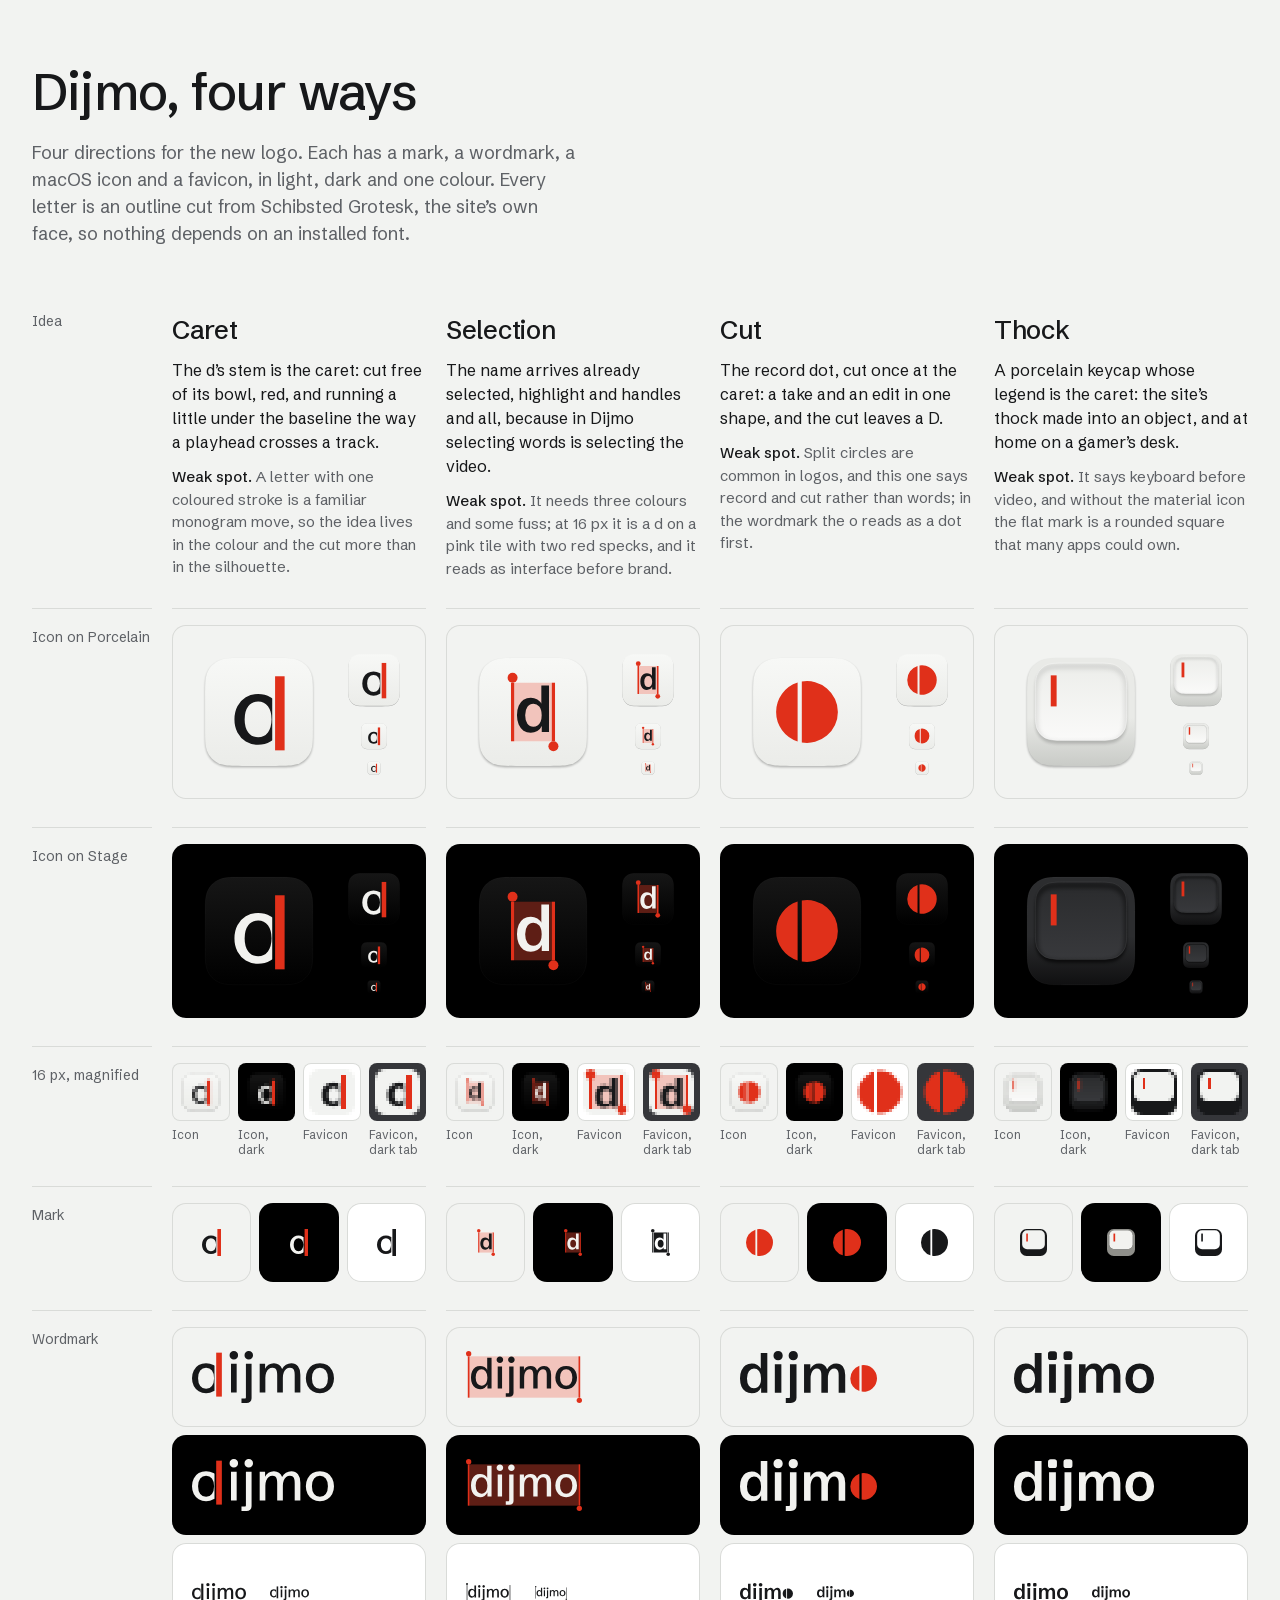
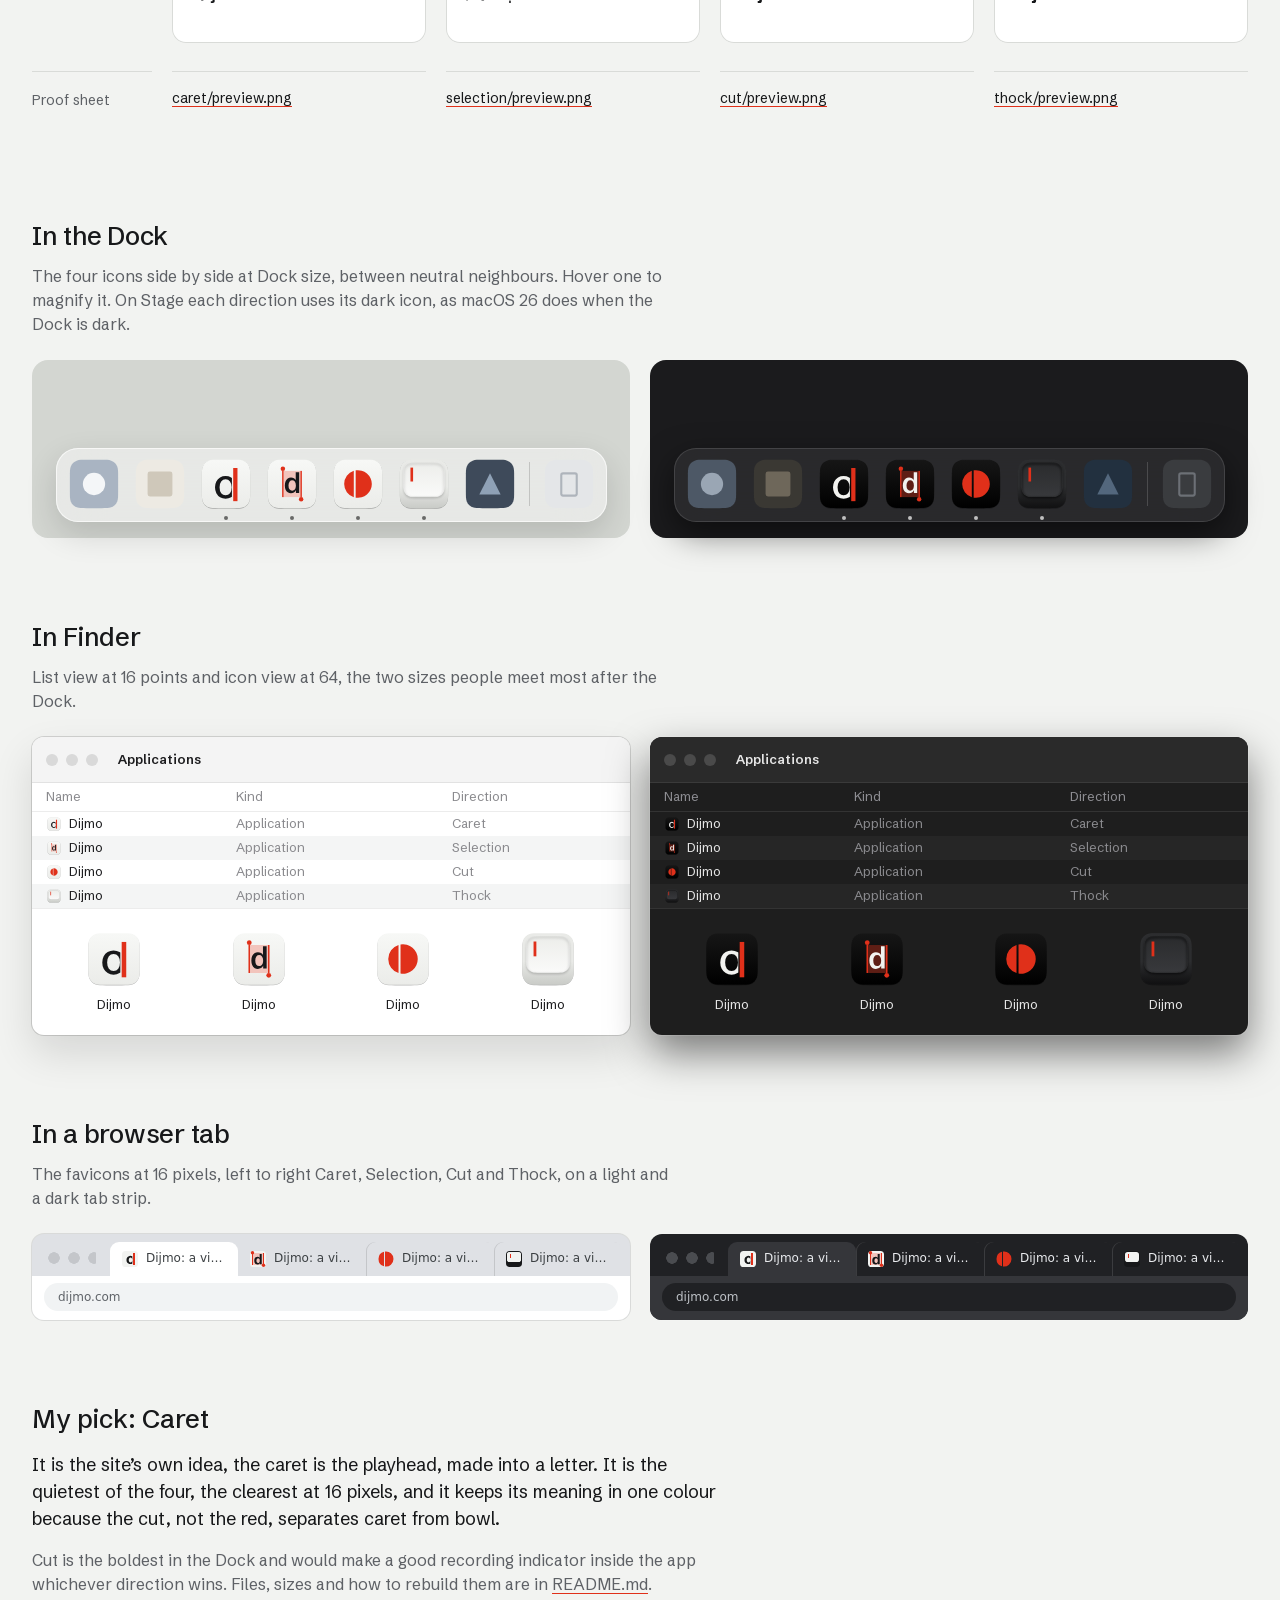
<file: docs/brand/concepts/index.html>
<!doctype html>
<html lang="en">
<head>
<meta charset="utf-8">
<meta name="viewport" content="width=device-width, initial-scale=1">
<title>Dijmo, four ways</title>
<meta name="color-scheme" content="light">
<style>
@font-face {
  font-family: "Schibsted Grotesk";
  /* Schibsted Grotesk (OFL), subset to this page and inlined so it also loads from file:// */
  src: url("[data-uri]") format("woff2");
  font-weight: 400 700;
  font-display: swap;
}
:root {
  --ground: #F2F3F1;
  --ink: #17181A;
  --quiet: #5E6166;
  --line: #D9DBD8;
  --caret: #E0301A;
  --stage: #000000;
  --stage-ink: #F2F2EF;
  --gutter: 7.5rem;
}
* { box-sizing: border-box; }
html { background: var(--ground); color: var(--ink); }
body {
  margin: 0;
  font: 400 1rem/1.5 "Schibsted Grotesk", system-ui, sans-serif;
  font-feature-settings: "tnum" 0;
  -webkit-font-smoothing: antialiased;
}
img { display: block; }
a { color: inherit; text-decoration-color: var(--caret); text-underline-offset: .2em; }
a:focus-visible, button:focus-visible { outline: 2px solid var(--caret); outline-offset: 3px; }

.page { max-width: 92rem; margin: 0 auto; padding: 4rem 2rem 6rem; }

/* intro: one left axis, a reading measure */
.intro { max-width: 40rem; margin-bottom: 4rem; }
.intro h1 { font-size: clamp(2.25rem, 4vw, 3.25rem); font-weight: 500; line-height: 1.08; letter-spacing: -0.015em; margin: 0 0 1.25rem; }
.intro p { font-size: 1.125rem; color: var(--quiet); margin: 0; max-width: 34rem; }

/* the board: a label column and four directions, rows shared through subgrid */
.board {
  display: grid;
  grid-template-columns: var(--gutter) repeat(4, minmax(0, 1fr));
  grid-template-rows: repeat(7, auto);
  column-gap: 1.25rem;
}
.col { display: grid; grid-row: 1 / span 7; grid-template-rows: subgrid; row-gap: 0; }
.labels .lab { font-size: .875rem; color: var(--quiet); padding-top: 1.1rem; border-top: 1px solid var(--line); }
.labels .lab:first-child { border-top: 0; }
.cell { padding: 1rem 0 1.75rem; border-top: 1px solid var(--line); }
.cell:first-child { border-top: 0; padding-top: 0; }
.cell .tag { display: none; }

.dir h2 { font-size: 1.625rem; font-weight: 500; letter-spacing: -0.01em; margin: 0 0 .5rem; }
.dir .idea { margin: 0 0 .75rem; }
.dir .weak { margin: 0; color: var(--quiet); font-size: .9375rem; }
.dir .weak b { font-weight: 500; color: var(--ink); }

/* tiles */
.tile { border-radius: 14px; display: flex; align-items: center; gap: 1.25rem; padding: 1.25rem; }
.tile.light { background: var(--ground); box-shadow: inset 0 0 0 1px var(--line); }
.tile.dark { background: var(--stage); }
.tile.white { background: #fff; box-shadow: inset 0 0 0 1px var(--line); }
.icon-tile { display: grid; grid-template-columns: minmax(0, 1fr) auto; align-items: center; gap: 1rem; }
.icon-tile .big { width: 100%; max-width: 11rem; height: auto; justify-self: center; }
.ladder { display: flex; flex-direction: column; align-items: center; gap: .5rem; }
.ladder img:nth-child(1) { width: 64px; }
.ladder img:nth-child(2) { width: 32px; }
.ladder img:nth-child(3) { width: 16px; }

.loupes { display: grid; grid-template-columns: repeat(4, 1fr); gap: .5rem; }
.loupe { display: flex; flex-direction: column; gap: .375rem; font-size: .75rem; color: var(--quiet); line-height: 1.3; }
.loupe .px { border-radius: 8px; padding: 6px; display: grid; place-items: center; }
.loupe .px img { width: 100%; max-width: 64px; height: auto; image-rendering: pixelated; }
.px.on-light { background: var(--ground); box-shadow: inset 0 0 0 1px var(--line); }
.px.on-dark { background: var(--stage); }
.px.tab-light { background: #FFFFFF; box-shadow: inset 0 0 0 1px var(--line); }
.px.tab-dark { background: #35363A; }

.marks { display: grid; grid-template-columns: repeat(3, 1fr); gap: .5rem; }
.marks .tile { justify-content: center; padding: 1.25rem .5rem; aspect-ratio: 1; }
.marks img { width: 70%; max-width: 6rem; height: auto; max-height: 70%; object-fit: contain; }

.words { display: grid; gap: .5rem; }
.words .tile { justify-content: flex-start; padding: 1.25rem 1.25rem; min-height: 6.25rem; }
.words img { height: 3.25rem; width: auto; max-width: 100%; }
.words .small { display: flex; gap: 1.5rem; align-items: center; }
.words .small img { height: 1.25rem; }

.proof { font-size: .875rem; }

/* context mocks */
.context { margin-top: 5rem; }
.context h2 { font-size: 1.625rem; font-weight: 500; letter-spacing: -0.01em; margin: 0 0 .5rem; }
.context > p { color: var(--quiet); margin: 0 0 1.5rem; max-width: 40rem; }
.pair { display: grid; grid-template-columns: 1fr 1fr; gap: 1.25rem; }

.desk { border-radius: 16px; padding: 5.5rem 1rem 1rem; display: flex; justify-content: center; background: #D3D6D1; }
.desk.dark { background: #1B1B1D; }
.dock {
  display: flex; align-items: flex-end; gap: 6px; padding: 6px 8px 8px; border-radius: 22px;
  background: rgba(255,255,255,.45); box-shadow: inset 0 0 0 1px rgba(255,255,255,.65), 0 12px 32px rgba(0,0,0,.14);
  -webkit-backdrop-filter: blur(24px); backdrop-filter: blur(24px);
}
.desk.dark .dock { background: rgba(48,48,50,.72); box-shadow: inset 0 0 0 1px rgba(255,255,255,.12), 0 12px 32px rgba(0,0,0,.5); }
.dock .app { position: relative; width: 60px; height: 60px; transform-origin: 50% 100%; transition: transform .18s cubic-bezier(.2,.7,.2,1); }
.dock .app:hover { transform: scale(1.45); z-index: 1; }
.dock .app img, .dock .app svg { width: 60px; height: 60px; }
.dock .app.run::after { content: ""; position: absolute; left: 50%; bottom: -6px; width: 4px; height: 4px; margin-left: -2px; border-radius: 50%; background: rgba(0,0,0,.55); }
.desk.dark .dock .app.run::after { background: rgba(255,255,255,.7); }
.dock .sep { width: 1px; align-self: stretch; margin: 8px 3px; background: rgba(0,0,0,.16); }
.desk.dark .dock .sep { background: rgba(255,255,255,.16); }
.dock .app .name {
  position: absolute; bottom: calc(100% + 10px); left: 50%; transform: translateX(-50%) scale(.69);
  white-space: nowrap; font-size: 13px; padding: 3px 9px; border-radius: 6px; opacity: 0; pointer-events: none;
  background: rgba(240,240,240,.92); color: #1d1d1f; box-shadow: 0 2px 8px rgba(0,0,0,.18);
}
.dock .app:hover .name { opacity: 1; }

.finder { border-radius: 12px; overflow: hidden; background: #FFFFFF; box-shadow: 0 0 0 1px rgba(0,0,0,.14), 0 18px 40px rgba(0,0,0,.12); font: 13px/1.2 -apple-system, BlinkMacSystemFont, "Schibsted Grotesk", sans-serif; color: #1D1D1F; }
.finder.dark { background: #1E1E1E; color: #E6E6E6; box-shadow: 0 0 0 1px rgba(255,255,255,.12), 0 18px 40px rgba(0,0,0,.5); }
.finder .bar { height: 46px; display: flex; align-items: center; gap: 8px; padding: 0 14px; background: #F4F4F4; border-bottom: 1px solid #E2E2E2; }
.finder.dark .bar { background: #2A2A2A; border-color: #3A3A3A; }
.finder .lights { display: flex; gap: 8px; margin-right: 12px; }
.finder .lights i { width: 12px; height: 12px; border-radius: 50%; background: #D9D9D9; }
.finder.dark .lights i { background: #4A4A4A; }
.finder .bar b { font-weight: 600; }
.finder table { width: 100%; border-collapse: collapse; }
.finder th { text-align: left; font-weight: 400; color: #8A8A8E; padding: 6px 14px; border-bottom: 1px solid #ECECEC; }
.finder.dark th { border-color: #333; color: #8E8E93; }
.finder td { padding: 3px 14px; height: 24px; }
.finder tr:nth-child(even) td { background: #F4F5F5; }
.finder.dark tr:nth-child(even) td { background: #262626; }
.finder td.n { display: flex; align-items: center; gap: 7px; }
.finder td.n img { width: 16px; height: 16px; }
.finder .k { color: #8A8A8E; }
.finder .grid { display: grid; grid-template-columns: repeat(4, 1fr); padding: 18px 10px 22px; border-top: 1px solid #ECECEC; }
.finder.dark .grid { border-color: #333; }
.finder .grid figure { margin: 0; display: grid; justify-items: center; gap: 6px; }
.finder .grid img { width: 64px; height: 64px; }

.browser { border-radius: 12px; overflow: hidden; background: #DFE1E5; box-shadow: 0 0 0 1px rgba(0,0,0,.1); font: 12px/1.2 system-ui, -apple-system, sans-serif; color: #3C4043; }
.browser.dark { background: #202124; color: #E8EAED; box-shadow: 0 0 0 1px rgba(255,255,255,.08); }
.browser .strip { display: flex; padding: 8px 8px 0 78px; position: relative; }
.browser .strip::before { content: ""; position: absolute; left: 16px; top: 18px; width: 48px; height: 12px; background: radial-gradient(circle at 6px 6px, #C4C6CA 5.5px, transparent 6px) 0 0 / 20px 12px repeat-x; }
.browser.dark .strip::before { background-image: radial-gradient(circle at 6px 6px, #4A4C50 5.5px, transparent 6px); }
.tab { flex: 1 1 0; min-width: 0; display: flex; align-items: center; gap: 8px; height: 34px; padding: 0 12px; border-radius: 9px 9px 0 0; white-space: nowrap; overflow: hidden; }
.tab + .tab { box-shadow: inset 1px 0 0 0 rgba(0,0,0,.12); }
.browser.dark .tab + .tab { box-shadow: inset 1px 0 0 0 rgba(255,255,255,.12); }
.tab.active { background: #FFFFFF; box-shadow: none; }
.tab.active + .tab { box-shadow: none; }
.browser.dark .tab.active { background: #35363A; }
.tab img { width: 16px; height: 16px; flex: none; }
.tab span { overflow: hidden; text-overflow: ellipsis; }
.browser .url { background: #FFFFFF; padding: 7px 12px 9px; }
.browser.dark .url { background: #35363A; }
.browser .url div { background: #F1F3F4; border-radius: 15px; padding: 7px 14px; color: #5F6368; }
.browser.dark .url div { background: #202124; color: #BDC1C6; }

.pick { margin-top: 5rem; max-width: 44rem; }
.pick h2 { font-size: 1.625rem; font-weight: 500; margin: 0 0 .75rem; }
.pick p { font-size: 1.125rem; margin: 0 0 1rem; }
.pick p.quiet { color: var(--quiet); font-size: 1rem; }

@media (max-width: 1100px) {
  .board { grid-template-columns: 1fr 1fr; grid-template-rows: none; row-gap: 3rem; }
  .labels { display: none; }
  .col { grid-row: auto; grid-template-rows: none; }
  .cell .tag { display: block; font-size: .8125rem; color: var(--quiet); margin-bottom: .5rem; }
  .pair { grid-template-columns: 1fr; }
}
@media (max-width: 640px) {
  .page { padding: 2.5rem 1.25rem 4rem; }
  .board { grid-template-columns: 1fr; }
  .desk { padding-top: 3.5rem; overflow-x: auto; justify-content: flex-start; }
}
@media (prefers-reduced-motion: reduce) {
  .dock .app { transition: none; }
  .dock .app:hover { transform: none; }
}
</style>
</head>
<body>
<main class="page">

<header class="intro">
  <h1>Dijmo, four ways</h1>
  <p>Four directions for the new logo. Each has a mark, a wordmark, a macOS icon and a favicon, in light, dark and one colour. Every letter is an outline cut from Schibsted Grotesk, the site’s own face, so nothing depends on an installed font.</p>
</header>

<div class="board">

  <div class="col labels" aria-hidden="true">
    <div class="lab" style="border-top:0;padding-top:0">Idea</div>
    <div class="lab">Icon on Porcelain</div>
    <div class="lab">Icon on Stage</div>
    <div class="lab">16 px, magnified</div>
    <div class="lab">Mark</div>
    <div class="lab">Wordmark</div>
    <div class="lab">Proof sheet</div>
  </div>

  <!-- ===================================================== Caret -->
  <article class="col dir" id="caret">
    <div class="cell">
      <h2>Caret</h2>
      <p class="idea">The d’s stem is the caret: cut free of its bowl, red, and running a little under the baseline the way a playhead crosses a track.</p>
      <p class="weak"><b>Weak spot.</b> A letter with one coloured stroke is a familiar monogram move, so the idea lives in the colour and the cut more than in the silhouette.</p>
    </div>
    <div class="cell"><span class="tag">Icon on Porcelain</span>
      <div class="tile light icon-tile"><img class="big" src="caret/app-icon-light.svg" alt="Caret app icon, light">
        <div class="ladder"><img src="caret/app-icon-light.svg" alt=""><img src="caret/app-icon-light.svg" alt=""><img src="caret/app-icon-light.svg" alt=""></div></div>
    </div>
    <div class="cell"><span class="tag">Icon on Stage</span>
      <div class="tile dark icon-tile"><img class="big" src="caret/app-icon-dark.svg" alt="Caret app icon, dark">
        <div class="ladder"><img src="caret/app-icon-dark.svg" alt=""><img src="caret/app-icon-dark.svg" alt=""><img src="caret/app-icon-dark.svg" alt=""></div></div>
    </div>
    <div class="cell"><span class="tag">16 px, magnified</span>
      <div class="loupes">
        <div class="loupe"><div class="px on-light"><img src="caret/png/app-icon-light-16.png" alt="Caret icon at 16 px"></div>Icon</div>
        <div class="loupe"><div class="px on-dark"><img src="caret/png/app-icon-dark-16.png" alt="Caret dark icon at 16 px"></div>Icon, dark</div>
        <div class="loupe"><div class="px tab-light"><img src="caret/png/favicon-16.png" alt="Caret favicon at 16 px"></div>Favicon</div>
        <div class="loupe"><div class="px tab-dark"><img src="caret/png/favicon-16.png" alt="Caret favicon at 16 px on a dark tab"></div>Favicon, dark tab</div>
      </div>
    </div>
    <div class="cell"><span class="tag">Mark</span>
      <div class="marks">
        <div class="tile light"><img src="caret/mark-light.svg" alt="Caret mark, light"></div>
        <div class="tile dark"><img src="caret/mark-dark.svg" alt="Caret mark, dark"></div>
        <div class="tile white"><img src="caret/mark-mono.svg" alt="Caret mark, one colour"></div>
      </div>
    </div>
    <div class="cell"><span class="tag">Wordmark</span>
      <div class="words">
        <div class="tile light"><img src="caret/wordmark-light.svg" alt="dijmo wordmark, Caret, light"></div>
        <div class="tile dark"><img src="caret/wordmark-dark.svg" alt="dijmo wordmark, Caret, dark"></div>
        <div class="tile white small"><img src="caret/wordmark-mono.svg" alt="dijmo wordmark, Caret, one colour"><img src="caret/wordmark-mono.svg" alt="" style="height:.875rem"></div>
      </div>
    </div>
    <div class="cell proof"><span class="tag">Proof sheet</span><a href="caret/preview.png">caret/preview.png</a></div>
  </article>

  <!-- ===================================================== Selection -->
  <article class="col dir" id="selection">
    <div class="cell">
      <h2>Selection</h2>
      <p class="idea">The name arrives already selected, highlight and handles and all, because in Dijmo selecting words is selecting the video.</p>
      <p class="weak"><b>Weak spot.</b> It needs three colours and some fuss; at 16 px it is a d on a pink tile with two red specks, and it reads as interface before brand.</p>
    </div>
    <div class="cell"><span class="tag">Icon on Porcelain</span>
      <div class="tile light icon-tile"><img class="big" src="selection/app-icon-light.svg" alt="Selection app icon, light">
        <div class="ladder"><img src="selection/app-icon-light.svg" alt=""><img src="selection/app-icon-light.svg" alt=""><img src="selection/app-icon-light.svg" alt=""></div></div>
    </div>
    <div class="cell"><span class="tag">Icon on Stage</span>
      <div class="tile dark icon-tile"><img class="big" src="selection/app-icon-dark.svg" alt="Selection app icon, dark">
        <div class="ladder"><img src="selection/app-icon-dark.svg" alt=""><img src="selection/app-icon-dark.svg" alt=""><img src="selection/app-icon-dark.svg" alt=""></div></div>
    </div>
    <div class="cell"><span class="tag">16 px, magnified</span>
      <div class="loupes">
        <div class="loupe"><div class="px on-light"><img src="selection/png/app-icon-light-16.png" alt="Selection icon at 16 px"></div>Icon</div>
        <div class="loupe"><div class="px on-dark"><img src="selection/png/app-icon-dark-16.png" alt="Selection dark icon at 16 px"></div>Icon, dark</div>
        <div class="loupe"><div class="px tab-light"><img src="selection/png/favicon-16.png" alt="Selection favicon at 16 px"></div>Favicon</div>
        <div class="loupe"><div class="px tab-dark"><img src="selection/png/favicon-16.png" alt="Selection favicon at 16 px on a dark tab"></div>Favicon, dark tab</div>
      </div>
    </div>
    <div class="cell"><span class="tag">Mark</span>
      <div class="marks">
        <div class="tile light"><img src="selection/mark-light.svg" alt="Selection mark, light"></div>
        <div class="tile dark"><img src="selection/mark-dark.svg" alt="Selection mark, dark"></div>
        <div class="tile white"><img src="selection/mark-mono.svg" alt="Selection mark, one colour"></div>
      </div>
    </div>
    <div class="cell"><span class="tag">Wordmark</span>
      <div class="words">
        <div class="tile light"><img src="selection/wordmark-light.svg" alt="dijmo wordmark, Selection, light"></div>
        <div class="tile dark"><img src="selection/wordmark-dark.svg" alt="dijmo wordmark, Selection, dark"></div>
        <div class="tile white small"><img src="selection/wordmark-mono.svg" alt="dijmo wordmark, Selection, one colour"><img src="selection/wordmark-mono.svg" alt="" style="height:.875rem"></div>
      </div>
    </div>
    <div class="cell proof"><span class="tag">Proof sheet</span><a href="selection/preview.png">selection/preview.png</a></div>
  </article>

  <!-- ===================================================== Cut -->
  <article class="col dir" id="cut">
    <div class="cell">
      <h2>Cut</h2>
      <p class="idea">The record dot, cut once at the caret: a take and an edit in one shape, and the cut leaves a D.</p>
      <p class="weak"><b>Weak spot.</b> Split circles are common in logos, and this one says record and cut rather than words; in the wordmark the o reads as a dot first.</p>
    </div>
    <div class="cell"><span class="tag">Icon on Porcelain</span>
      <div class="tile light icon-tile"><img class="big" src="cut/app-icon-light.svg" alt="Cut app icon, light">
        <div class="ladder"><img src="cut/app-icon-light.svg" alt=""><img src="cut/app-icon-light.svg" alt=""><img src="cut/app-icon-light.svg" alt=""></div></div>
    </div>
    <div class="cell"><span class="tag">Icon on Stage</span>
      <div class="tile dark icon-tile"><img class="big" src="cut/app-icon-dark.svg" alt="Cut app icon, dark">
        <div class="ladder"><img src="cut/app-icon-dark.svg" alt=""><img src="cut/app-icon-dark.svg" alt=""><img src="cut/app-icon-dark.svg" alt=""></div></div>
    </div>
    <div class="cell"><span class="tag">16 px, magnified</span>
      <div class="loupes">
        <div class="loupe"><div class="px on-light"><img src="cut/png/app-icon-light-16.png" alt="Cut icon at 16 px"></div>Icon</div>
        <div class="loupe"><div class="px on-dark"><img src="cut/png/app-icon-dark-16.png" alt="Cut dark icon at 16 px"></div>Icon, dark</div>
        <div class="loupe"><div class="px tab-light"><img src="cut/png/favicon-16.png" alt="Cut favicon at 16 px"></div>Favicon</div>
        <div class="loupe"><div class="px tab-dark"><img src="cut/png/favicon-16.png" alt="Cut favicon at 16 px on a dark tab"></div>Favicon, dark tab</div>
      </div>
    </div>
    <div class="cell"><span class="tag">Mark</span>
      <div class="marks">
        <div class="tile light"><img src="cut/mark-light.svg" alt="Cut mark, light"></div>
        <div class="tile dark"><img src="cut/mark-dark.svg" alt="Cut mark, dark"></div>
        <div class="tile white"><img src="cut/mark-mono.svg" alt="Cut mark, one colour"></div>
      </div>
    </div>
    <div class="cell"><span class="tag">Wordmark</span>
      <div class="words">
        <div class="tile light"><img src="cut/wordmark-light.svg" alt="dijmo wordmark, Cut, light"></div>
        <div class="tile dark"><img src="cut/wordmark-dark.svg" alt="dijmo wordmark, Cut, dark"></div>
        <div class="tile white small"><img src="cut/wordmark-mono.svg" alt="dijmo wordmark, Cut, one colour"><img src="cut/wordmark-mono.svg" alt="" style="height:.875rem"></div>
      </div>
    </div>
    <div class="cell proof"><span class="tag">Proof sheet</span><a href="cut/preview.png">cut/preview.png</a></div>
  </article>

  <!-- ===================================================== Thock -->
  <article class="col dir" id="thock">
    <div class="cell">
      <h2>Thock</h2>
      <p class="idea">A porcelain keycap whose legend is the caret: the site’s thock made into an object, and at home on a gamer’s desk.</p>
      <p class="weak"><b>Weak spot.</b> It says keyboard before video, and without the material icon the flat mark is a rounded square that many apps could own.</p>
    </div>
    <div class="cell"><span class="tag">Icon on Porcelain</span>
      <div class="tile light icon-tile"><img class="big" src="thock/app-icon-light.svg" alt="Thock app icon, light">
        <div class="ladder"><img src="thock/app-icon-light.svg" alt=""><img src="thock/app-icon-light.svg" alt=""><img src="thock/app-icon-light.svg" alt=""></div></div>
    </div>
    <div class="cell"><span class="tag">Icon on Stage</span>
      <div class="tile dark icon-tile"><img class="big" src="thock/app-icon-dark.svg" alt="Thock app icon, dark">
        <div class="ladder"><img src="thock/app-icon-dark.svg" alt=""><img src="thock/app-icon-dark.svg" alt=""><img src="thock/app-icon-dark.svg" alt=""></div></div>
    </div>
    <div class="cell"><span class="tag">16 px, magnified</span>
      <div class="loupes">
        <div class="loupe"><div class="px on-light"><img src="thock/png/app-icon-light-16.png" alt="Thock icon at 16 px"></div>Icon</div>
        <div class="loupe"><div class="px on-dark"><img src="thock/png/app-icon-dark-16.png" alt="Thock dark icon at 16 px"></div>Icon, dark</div>
        <div class="loupe"><div class="px tab-light"><img src="thock/png/favicon-16.png" alt="Thock favicon at 16 px"></div>Favicon</div>
        <div class="loupe"><div class="px tab-dark"><img src="thock/png/favicon-16.png" alt="Thock favicon at 16 px on a dark tab"></div>Favicon, dark tab</div>
      </div>
    </div>
    <div class="cell"><span class="tag">Mark</span>
      <div class="marks">
        <div class="tile light"><img src="thock/mark-light.svg" alt="Thock mark, light"></div>
        <div class="tile dark"><img src="thock/mark-dark.svg" alt="Thock mark, dark"></div>
        <div class="tile white"><img src="thock/mark-mono.svg" alt="Thock mark, one colour"></div>
      </div>
    </div>
    <div class="cell"><span class="tag">Wordmark</span>
      <div class="words">
        <div class="tile light"><img src="thock/wordmark-light.svg" alt="dijmo wordmark, Thock, light"></div>
        <div class="tile dark"><img src="thock/wordmark-dark.svg" alt="dijmo wordmark, Thock, dark"></div>
        <div class="tile white small"><img src="thock/wordmark-mono.svg" alt="dijmo wordmark, Thock, one colour"><img src="thock/wordmark-mono.svg" alt="" style="height:.875rem"></div>
      </div>
    </div>
    <div class="cell proof"><span class="tag">Proof sheet</span><a href="thock/preview.png">thock/preview.png</a></div>
  </article>
</div>

<!-- shared shapes for the neighbour icons in the Dock -->
<svg width="0" height="0" style="position:absolute" aria-hidden="true">
  <defs>
    <path id="sq" d="M383.41 100L640.59 100C722.19 100 763 100 806.92 113.89C854.88 131.42 892.58 169.12 910.11 217.08C924 261 924 301.81 924 383.41L924 640.59C924 722.19 924 763 910.11 806.92C892.58 854.88 854.88 892.58 806.92 910.11C763 924 722.19 924 640.59 924L383.41 924C301.81 924 261 924 217.08 910.11C169.12 892.58 131.42 854.88 113.89 806.92C100 763 100 722.19 100 640.59L100 383.41C100 301.81 100 261 113.89 217.08C131.42 169.12 169.12 131.42 217.08 113.89C261 100 301.81 100 383.41 100Z"/>
  </defs>
</svg>

<section class="context" aria-labelledby="dock-h">
  <h2 id="dock-h">In the Dock</h2>
  <p>The four icons side by side at Dock size, between neutral neighbours. Hover one to magnify it. On Stage each direction uses its dark icon, as macOS 26 does when the Dock is dark.</p>
  <div class="pair">
    <div class="desk">
      <div class="dock">
        <div class="app"><svg viewBox="0 0 1024 1024"><use href="#sq" fill="#A9B4C2"/><circle cx="512" cy="512" r="190" fill="#F4F6F8"/></svg></div>
        <div class="app"><svg viewBox="0 0 1024 1024"><use href="#sq" fill="#EDEAE3"/><rect x="300" y="300" width="424" height="424" rx="40" fill="#CFC8BA"/></svg></div>
        <div class="app run"><img src="caret/app-icon-light.svg" alt="Caret"><span class="name">Dijmo, Caret</span></div>
        <div class="app run"><img src="selection/app-icon-light.svg" alt="Selection"><span class="name">Dijmo, Selection</span></div>
        <div class="app run"><img src="cut/app-icon-light.svg" alt="Cut"><span class="name">Dijmo, Cut</span></div>
        <div class="app run"><img src="thock/app-icon-light.svg" alt="Thock"><span class="name">Dijmo, Thock</span></div>
        <div class="app"><svg viewBox="0 0 1024 1024"><use href="#sq" fill="#3E4A5A"/><path d="M330 690L512 330L694 690Z" fill="#8FA1B6"/></svg></div>
        <div class="sep"></div>
        <div class="app"><svg viewBox="0 0 1024 1024"><use href="#sq" fill="#E4E6E8"/><rect x="380" y="330" width="264" height="380" rx="30" fill="none" stroke="#AEB4BB" stroke-width="36"/></svg></div>
      </div>
    </div>
    <div class="desk dark">
      <div class="dock">
        <div class="app"><svg viewBox="0 0 1024 1024"><use href="#sq" fill="#4D5866"/><circle cx="512" cy="512" r="190" fill="#9AA6B4"/></svg></div>
        <div class="app"><svg viewBox="0 0 1024 1024"><use href="#sq" fill="#3A3833"/><rect x="300" y="300" width="424" height="424" rx="40" fill="#6E675A"/></svg></div>
        <div class="app run"><img src="caret/app-icon-dark.svg" alt="Caret, dark"><span class="name">Dijmo, Caret</span></div>
        <div class="app run"><img src="selection/app-icon-dark.svg" alt="Selection, dark"><span class="name">Dijmo, Selection</span></div>
        <div class="app run"><img src="cut/app-icon-dark.svg" alt="Cut, dark"><span class="name">Dijmo, Cut</span></div>
        <div class="app run"><img src="thock/app-icon-dark.svg" alt="Thock, dark"><span class="name">Dijmo, Thock</span></div>
        <div class="app"><svg viewBox="0 0 1024 1024"><use href="#sq" fill="#22303F"/><path d="M330 690L512 330L694 690Z" fill="#53677D"/></svg></div>
        <div class="sep"></div>
        <div class="app"><svg viewBox="0 0 1024 1024"><use href="#sq" fill="#3A3C3F"/><rect x="380" y="330" width="264" height="380" rx="30" fill="none" stroke="#6C7076" stroke-width="36"/></svg></div>
      </div>
    </div>
  </div>
</section>

<section class="context" aria-labelledby="finder-h">
  <h2 id="finder-h">In Finder</h2>
  <p>List view at 16 points and icon view at 64, the two sizes people meet most after the Dock.</p>
  <div class="pair">
    <div class="finder">
      <div class="bar"><span class="lights"><i></i><i></i><i></i></span><b>Applications</b></div>
      <table>
        <thead><tr><th>Name</th><th>Kind</th><th>Direction</th></tr></thead>
        <tbody>
          <tr><td class="n"><img src="caret/app-icon-light.svg" alt="">Dijmo</td><td class="k">Application</td><td class="k">Caret</td></tr>
          <tr><td class="n"><img src="selection/app-icon-light.svg" alt="">Dijmo</td><td class="k">Application</td><td class="k">Selection</td></tr>
          <tr><td class="n"><img src="cut/app-icon-light.svg" alt="">Dijmo</td><td class="k">Application</td><td class="k">Cut</td></tr>
          <tr><td class="n"><img src="thock/app-icon-light.svg" alt="">Dijmo</td><td class="k">Application</td><td class="k">Thock</td></tr>
        </tbody>
      </table>
      <div class="grid">
        <figure><img src="caret/app-icon-light.svg" alt=""><figcaption>Dijmo</figcaption></figure>
        <figure><img src="selection/app-icon-light.svg" alt=""><figcaption>Dijmo</figcaption></figure>
        <figure><img src="cut/app-icon-light.svg" alt=""><figcaption>Dijmo</figcaption></figure>
        <figure><img src="thock/app-icon-light.svg" alt=""><figcaption>Dijmo</figcaption></figure>
      </div>
    </div>
    <div class="finder dark">
      <div class="bar"><span class="lights"><i></i><i></i><i></i></span><b>Applications</b></div>
      <table>
        <thead><tr><th>Name</th><th>Kind</th><th>Direction</th></tr></thead>
        <tbody>
          <tr><td class="n"><img src="caret/app-icon-dark.svg" alt="">Dijmo</td><td class="k">Application</td><td class="k">Caret</td></tr>
          <tr><td class="n"><img src="selection/app-icon-dark.svg" alt="">Dijmo</td><td class="k">Application</td><td class="k">Selection</td></tr>
          <tr><td class="n"><img src="cut/app-icon-dark.svg" alt="">Dijmo</td><td class="k">Application</td><td class="k">Cut</td></tr>
          <tr><td class="n"><img src="thock/app-icon-dark.svg" alt="">Dijmo</td><td class="k">Application</td><td class="k">Thock</td></tr>
        </tbody>
      </table>
      <div class="grid">
        <figure><img src="caret/app-icon-dark.svg" alt=""><figcaption>Dijmo</figcaption></figure>
        <figure><img src="selection/app-icon-dark.svg" alt=""><figcaption>Dijmo</figcaption></figure>
        <figure><img src="cut/app-icon-dark.svg" alt=""><figcaption>Dijmo</figcaption></figure>
        <figure><img src="thock/app-icon-dark.svg" alt=""><figcaption>Dijmo</figcaption></figure>
      </div>
    </div>
  </div>
</section>

<section class="context" aria-labelledby="tab-h">
  <h2 id="tab-h">In a browser tab</h2>
  <p>The favicons at 16 pixels, left to right Caret, Selection, Cut and Thock, on a light and a dark tab strip.</p>
  <div class="pair">
    <div class="browser">
      <div class="strip">
        <div class="tab active"><img src="caret/favicon.svg" alt="Caret favicon"><span>Dijmo: a video editor you talk to</span></div>
        <div class="tab"><img src="selection/favicon.svg" alt="Selection favicon"><span>Dijmo: a video editor you talk to</span></div>
        <div class="tab"><img src="cut/favicon.svg" alt="Cut favicon"><span>Dijmo: a video editor you talk to</span></div>
        <div class="tab"><img src="thock/favicon.svg" alt="Thock favicon"><span>Dijmo: a video editor you talk to</span></div>
      </div>
      <div class="url"><div>dijmo.com</div></div>
    </div>
    <div class="browser dark">
      <div class="strip">
        <div class="tab active"><img src="caret/favicon.svg" alt="Caret favicon"><span>Dijmo: a video editor you talk to</span></div>
        <div class="tab"><img src="selection/favicon.svg" alt="Selection favicon"><span>Dijmo: a video editor you talk to</span></div>
        <div class="tab"><img src="cut/favicon.svg" alt="Cut favicon"><span>Dijmo: a video editor you talk to</span></div>
        <div class="tab"><img src="thock/favicon.svg" alt="Thock favicon"><span>Dijmo: a video editor you talk to</span></div>
      </div>
      <div class="url"><div>dijmo.com</div></div>
    </div>
  </div>
</section>

<section class="pick" aria-labelledby="pick-h">
  <h2 id="pick-h">My pick: Caret</h2>
  <p>It is the site’s own idea, the caret is the playhead, made into a letter. It is the quietest of the four, the clearest at 16 pixels, and it keeps its meaning in one colour because the cut, not the red, separates caret from bowl.</p>
  <p class="quiet">Cut is the boldest in the Dock and would make a good recording indicator inside the app whichever direction wins. Files, sizes and how to rebuild them are in <a href="README.md">README.md</a>.</p>
</section>

</main>
</body>
</html>
</file>
